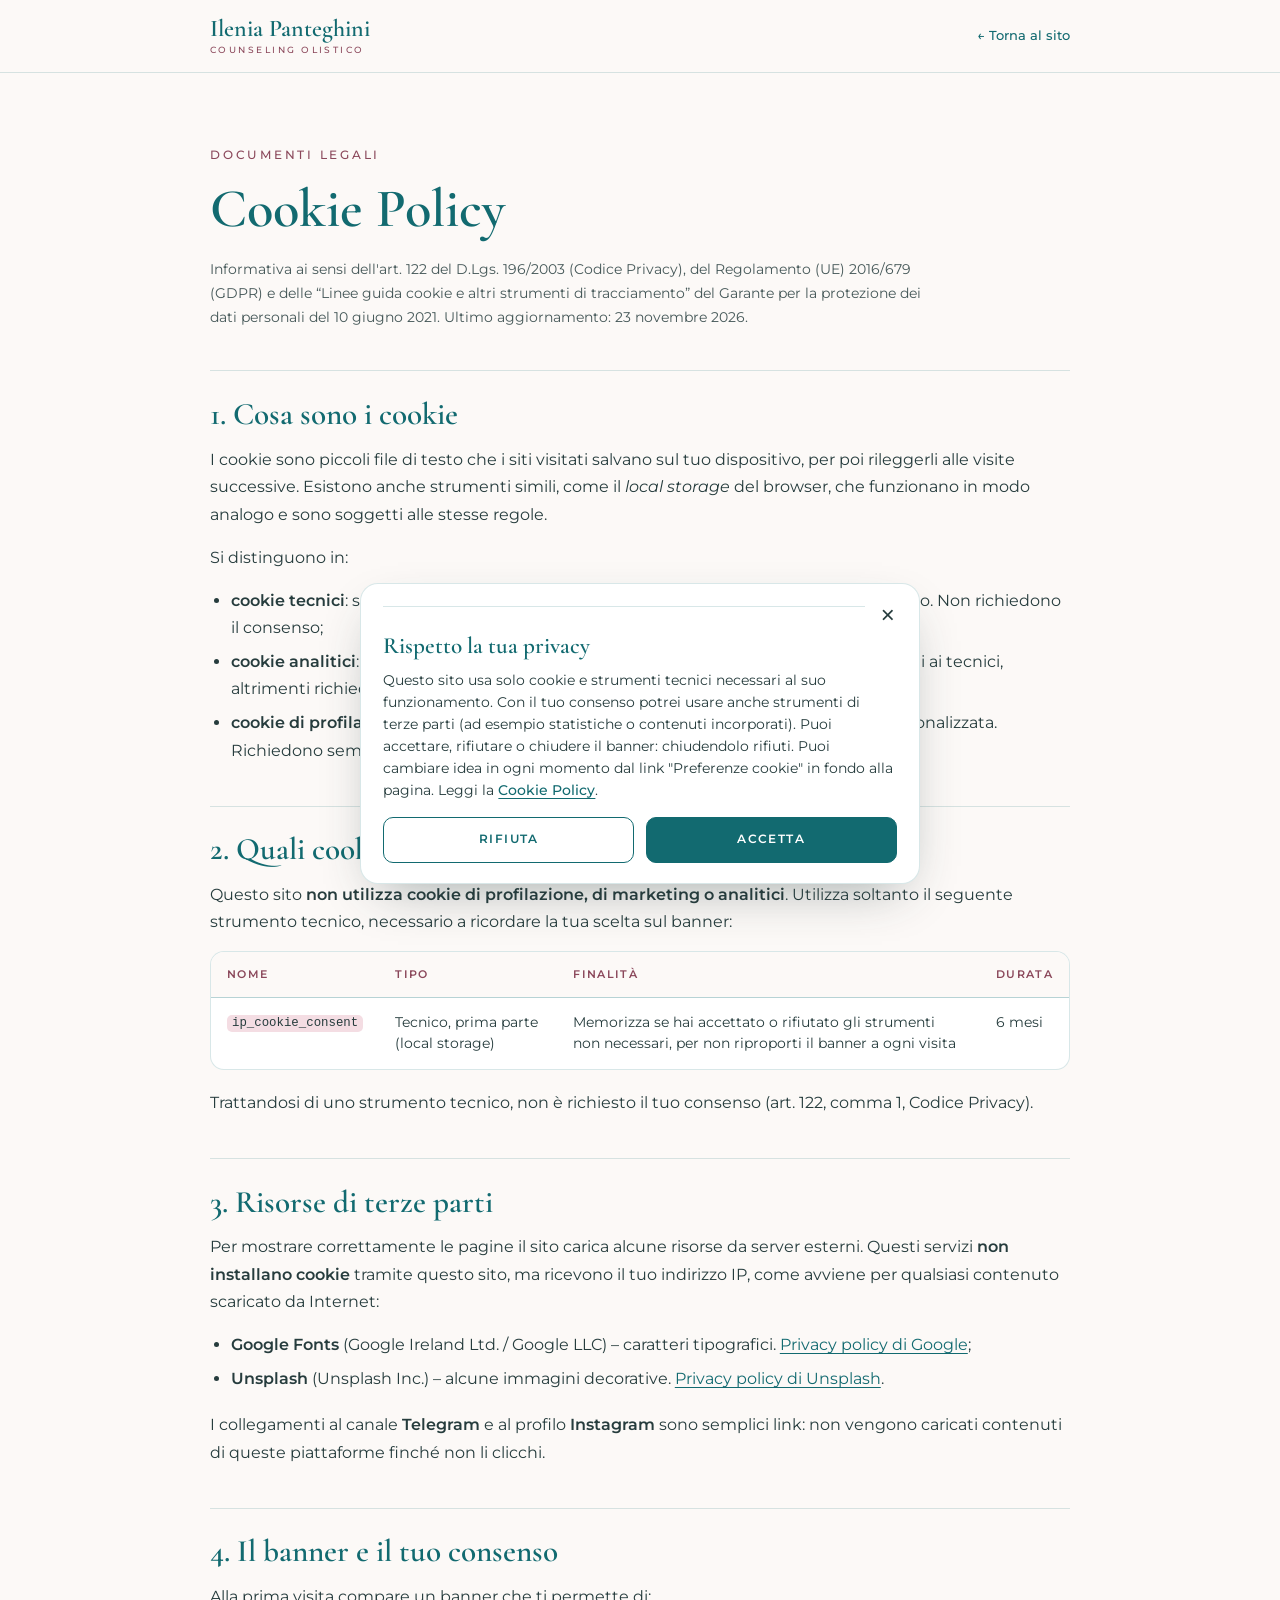
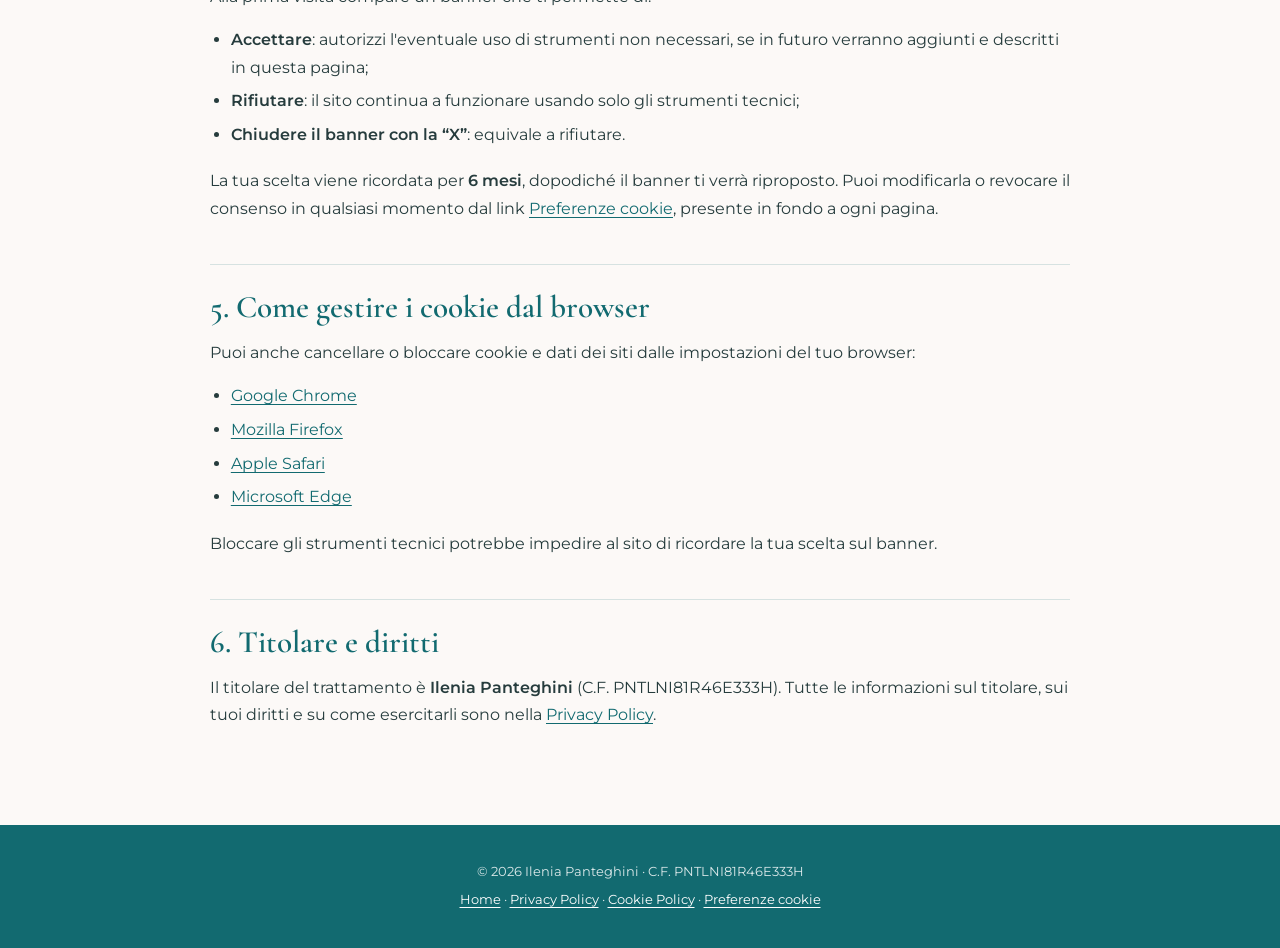
<file: cookie-policy.html>
<!doctype html>
<html lang="it">
<head>
<meta charset="utf-8">
<meta name="viewport" content="width=device-width, initial-scale=1">
<title>Cookie Policy | Ilenia Panteghini</title>
<meta name="description" content="Informativa sull'uso dei cookie e strumenti di tracciamento del sito di Ilenia Panteghini, secondo le Linee guida del Garante Privacy del 10 giugno 2021.">
<meta name="robots" content="noindex, follow">
<meta name="theme-color" content="#126A70">
<link rel="preconnect" href="https://fonts.googleapis.com">
<link rel="preconnect" href="https://fonts.gstatic.com" crossorigin>
<link href="https://fonts.googleapis.com/css2?family=Cormorant+Garamond:wght@600&family=Montserrat:wght@400;500;600&display=swap" rel="stylesheet">
<link rel="stylesheet" href="legal.css">
</head>
<body>
<header class="lg-header">
  <div class="lg-wrap">
    <a class="lg-brand" href="index.html"><span>Ilenia Panteghini</span><small>Counseling olistico</small></a>
    <a class="lg-back" href="index.html">← Torna al sito</a>
  </div>
</header>

<main class="lg-wrap lg-main">
  <span class="lg-eyebrow">Documenti legali</span>
  <h1>Cookie Policy</h1>
  <p class="lg-meta">Informativa ai sensi dell'art. 122 del D.Lgs. 196/2003 (Codice Privacy), del Regolamento (UE) 2016/679 (GDPR) e delle “Linee guida cookie e altri strumenti di tracciamento” del Garante per la protezione dei dati personali del 10 giugno 2021. Ultimo aggiornamento: 23 novembre 2026.</p>

  <h2>1. Cosa sono i cookie</h2>
  <p>I cookie sono piccoli file di testo che i siti visitati salvano sul tuo dispositivo, per poi rileggerli alle visite successive. Esistono anche strumenti simili, come il <em>local storage</em> del browser, che funzionano in modo analogo e sono soggetti alle stesse regole.</p>
  <p>Si distinguono in:</p>
  <ul>
    <li><strong>cookie tecnici</strong>: servono al funzionamento del sito o a fornire un servizio che hai richiesto. Non richiedono il consenso;</li>
    <li><strong>cookie analitici</strong>: raccolgono statistiche sull'uso del sito. Se anonimizzati sono equiparati ai tecnici, altrimenti richiedono il consenso;</li>
    <li><strong>cookie di profilazione e marketing</strong>: servono a creare profili e mostrare pubblicità personalizzata. Richiedono sempre il consenso.</li>
  </ul>

  <h2>2. Quali cookie usa questo sito</h2>
  <p>Questo sito <strong>non utilizza cookie di profilazione, di marketing o analitici</strong>. Utilizza soltanto il seguente strumento tecnico, necessario a ricordare la tua scelta sul banner:</p>
  <div class="lg-table" role="region" aria-label="Strumenti utilizzati" tabindex="0">
    <table>
      <thead><tr><th>Nome</th><th>Tipo</th><th>Finalità</th><th>Durata</th></tr></thead>
      <tbody>
        <tr><td><code>ip_cookie_consent</code></td><td>Tecnico, prima parte (local storage)</td><td>Memorizza se hai accettato o rifiutato gli strumenti non necessari, per non riproporti il banner a ogni visita</td><td>6 mesi</td></tr>
      </tbody>
    </table>
  </div>
  <p>Trattandosi di uno strumento tecnico, non è richiesto il tuo consenso (art. 122, comma 1, Codice Privacy).</p>

  <h2>3. Risorse di terze parti</h2>
  <p>Per mostrare correttamente le pagine il sito carica alcune risorse da server esterni. Questi servizi <strong>non installano cookie</strong> tramite questo sito, ma ricevono il tuo indirizzo IP, come avviene per qualsiasi contenuto scaricato da Internet:</p>
  <ul>
    <li><strong>Google Fonts</strong> (Google Ireland Ltd. / Google LLC) – caratteri tipografici. <a href="https://policies.google.com/privacy?hl=it" target="_blank" rel="noopener">Privacy policy di Google</a>;</li>
    <li><strong>Unsplash</strong> (Unsplash Inc.) – alcune immagini decorative. <a href="https://unsplash.com/privacy" target="_blank" rel="noopener">Privacy policy di Unsplash</a>.</li>
  </ul>
  <p>I collegamenti al canale <strong>Telegram</strong> e al profilo <strong>Instagram</strong> sono semplici link: non vengono caricati contenuti di queste piattaforme finché non li clicchi.</p>

  <h2>4. Il banner e il tuo consenso</h2>
  <p>Alla prima visita compare un banner che ti permette di:</p>
  <ul>
    <li><strong>Accettare</strong>: autorizzi l'eventuale uso di strumenti non necessari, se in futuro verranno aggiunti e descritti in questa pagina;</li>
    <li><strong>Rifiutare</strong>: il sito continua a funzionare usando solo gli strumenti tecnici;</li>
    <li><strong>Chiudere il banner con la “X”</strong>: equivale a rifiutare.</li>
  </ul>
  <p>La tua scelta viene ricordata per <strong>6 mesi</strong>, dopodiché il banner ti verrà riproposto. Puoi modificarla o revocare il consenso in qualsiasi momento dal link <a href="#" data-cookie-prefs>Preferenze cookie</a>, presente in fondo a ogni pagina.</p>

  <h2>5. Come gestire i cookie dal browser</h2>
  <p>Puoi anche cancellare o bloccare cookie e dati dei siti dalle impostazioni del tuo browser:</p>
  <ul>
    <li><a href="https://support.google.com/chrome/answer/95647?hl=it" target="_blank" rel="noopener">Google Chrome</a></li>
    <li><a href="https://support.mozilla.org/it/kb/protezione-antitracciamento-avanzata-firefox-desktop" target="_blank" rel="noopener">Mozilla Firefox</a></li>
    <li><a href="https://support.apple.com/it-it/guide/safari/sfri11471/mac" target="_blank" rel="noopener">Apple Safari</a></li>
    <li><a href="https://support.microsoft.com/it-it/microsoft-edge/eliminare-i-cookie-in-microsoft-edge-63947406-40ac-c3b8-57b9-2a946a29ae09" target="_blank" rel="noopener">Microsoft Edge</a></li>
  </ul>
  <p>Bloccare gli strumenti tecnici potrebbe impedire al sito di ricordare la tua scelta sul banner.</p>

  <h2>6. Titolare e diritti</h2>
  <p>Il titolare del trattamento è <strong>Ilenia Panteghini</strong> (C.F. PNTLNI81R46E333H). Tutte le informazioni sul titolare, sui tuoi diritti e su come esercitarli sono nella <a href="privacy-policy.html">Privacy Policy</a>.</p>
</main>

<footer class="lg-footer">
  <div class="lg-wrap">
    <p>© <span id="year">2026</span> Ilenia Panteghini · C.F. PNTLNI81R46E333H</p>
    <p><a href="index.html">Home</a> · <a href="privacy-policy.html">Privacy Policy</a> · <a href="cookie-policy.html" aria-current="page">Cookie Policy</a> · <a href="#" data-cookie-prefs>Preferenze cookie</a></p>
  </div>
</footer>
<script>document.getElementById('year').textContent=new Date().getFullYear();</script>
<script src="cookie-banner.js" defer></script>
</body>
</html>
</file>
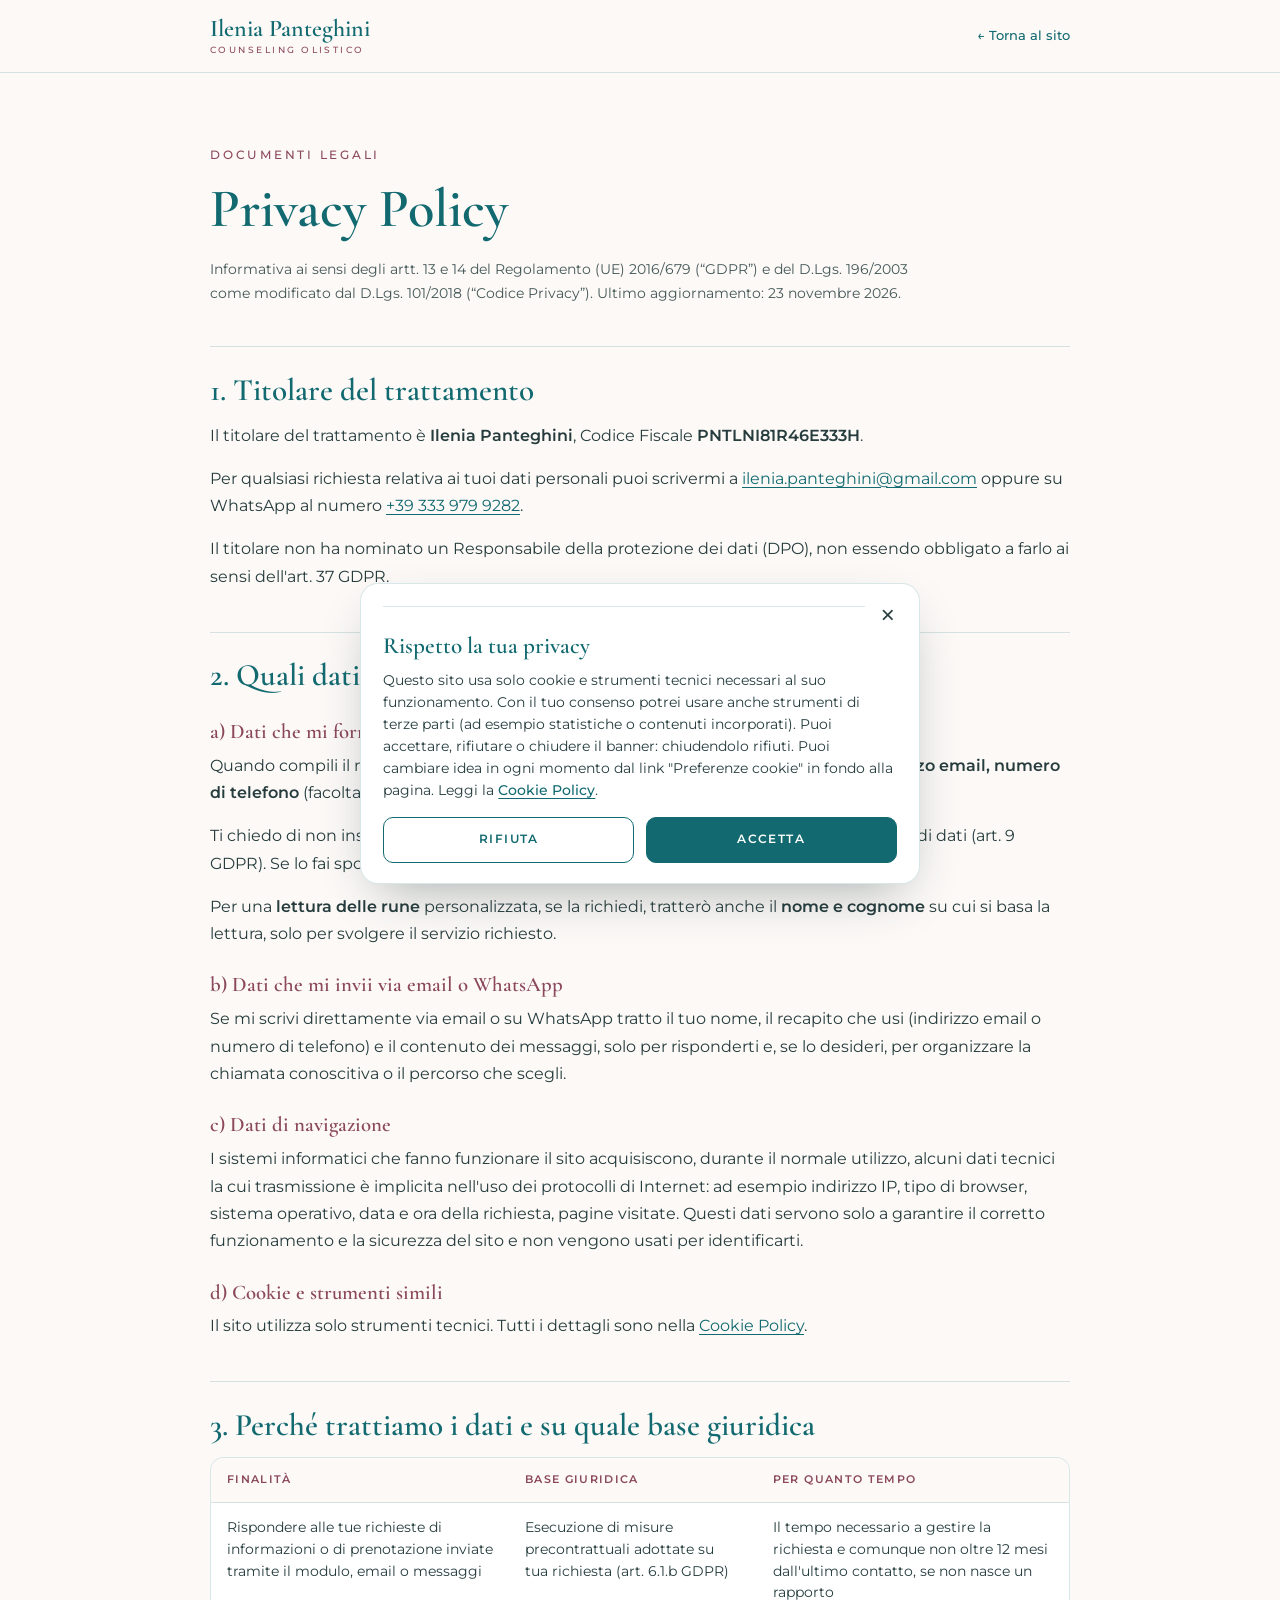
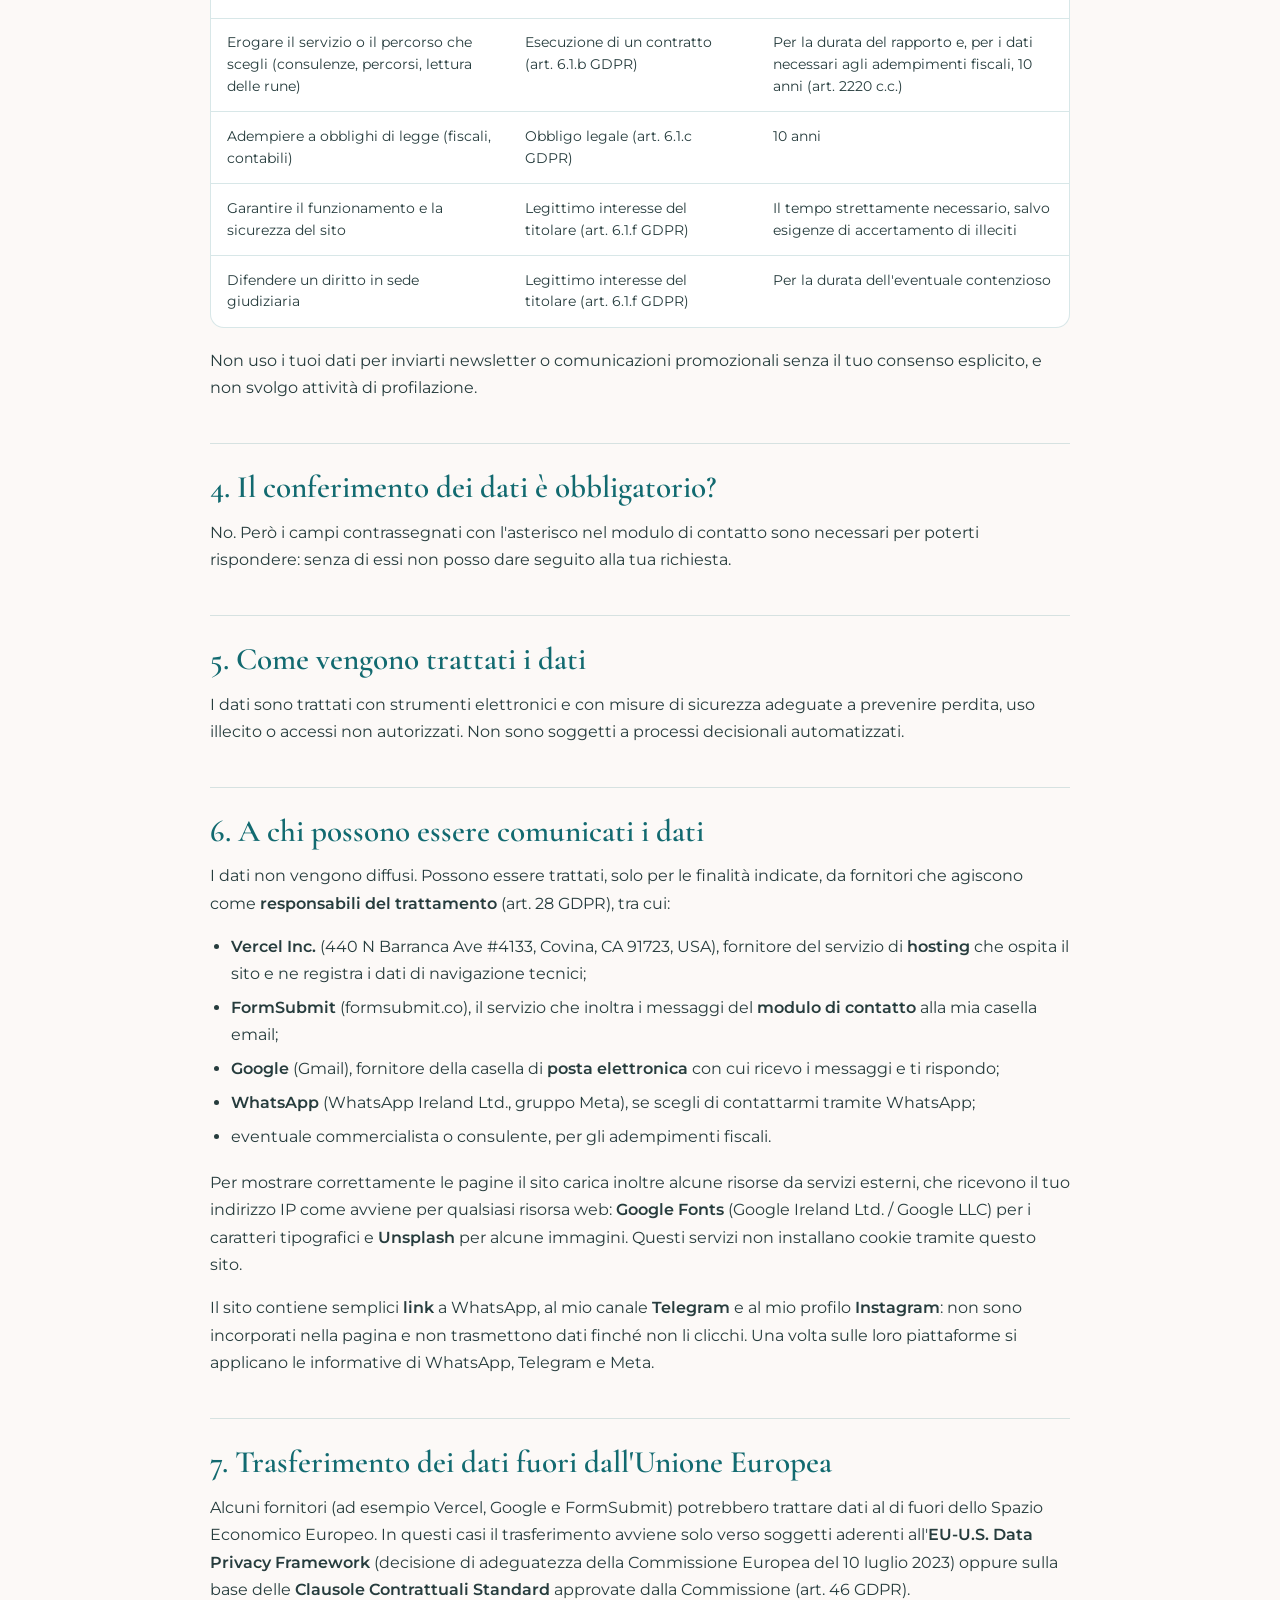
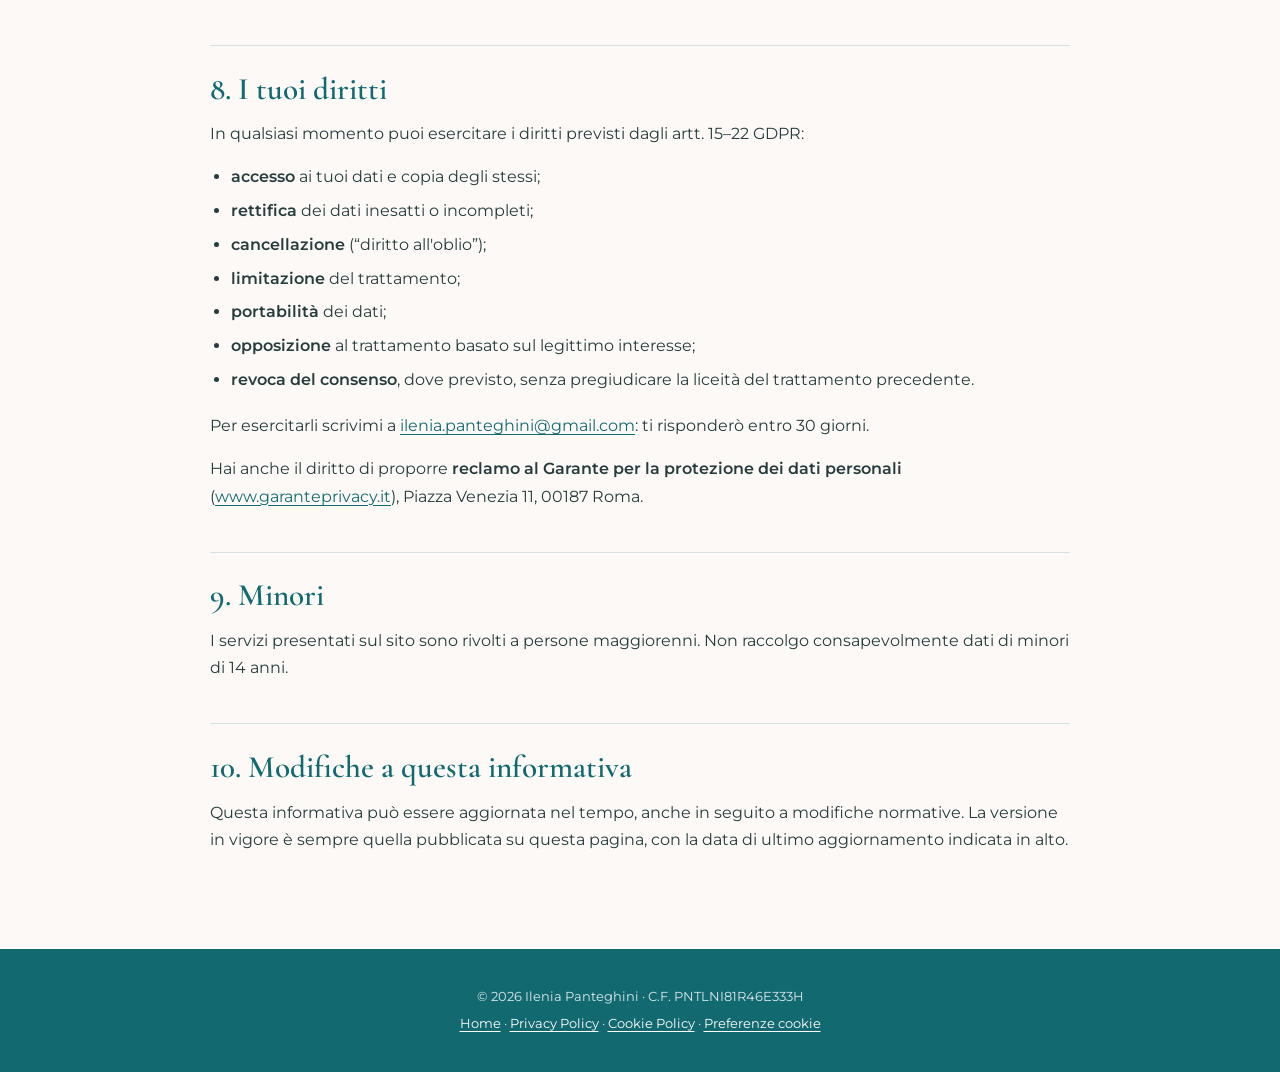
<file: privacy-policy.html>
<!doctype html>
<html lang="it">
<head>
<meta charset="utf-8">
<meta name="viewport" content="width=device-width, initial-scale=1">
<title>Privacy Policy | Ilenia Panteghini</title>
<meta name="description" content="Informativa sul trattamento dei dati personali del sito di Ilenia Panteghini, ai sensi degli artt. 13 e 14 del Regolamento UE 2016/679 (GDPR).">
<meta name="robots" content="noindex, follow">
<meta name="theme-color" content="#126A70">
<link rel="preconnect" href="https://fonts.googleapis.com">
<link rel="preconnect" href="https://fonts.gstatic.com" crossorigin>
<link href="https://fonts.googleapis.com/css2?family=Cormorant+Garamond:wght@600&family=Montserrat:wght@400;500;600&display=swap" rel="stylesheet">
<link rel="stylesheet" href="legal.css">
</head>
<body>
<header class="lg-header">
  <div class="lg-wrap">
    <a class="lg-brand" href="index.html"><span>Ilenia Panteghini</span><small>Counseling olistico</small></a>
    <a class="lg-back" href="index.html">← Torna al sito</a>
  </div>
</header>

<main class="lg-wrap lg-main">
  <span class="lg-eyebrow">Documenti legali</span>
  <h1>Privacy Policy</h1>
  <p class="lg-meta">Informativa ai sensi degli artt. 13 e 14 del Regolamento (UE) 2016/679 (“GDPR”) e del D.Lgs. 196/2003 come modificato dal D.Lgs. 101/2018 (“Codice Privacy”). Ultimo aggiornamento: 23 novembre 2026.</p>

  <h2>1. Titolare del trattamento</h2>
  <p>Il titolare del trattamento è <strong>Ilenia Panteghini</strong>, Codice Fiscale <strong>PNTLNI81R46E333H</strong>.</p>
  <p>Per qualsiasi richiesta relativa ai tuoi dati personali puoi scrivermi a <a href="mailto:ilenia.panteghini@gmail.com">ilenia.panteghini@gmail.com</a> oppure su WhatsApp al numero <a href="https://wa.me/393339799282" target="_blank" rel="noopener">+39 333 979 9282</a>.</p>
  <p>Il titolare non ha nominato un Responsabile della protezione dei dati (DPO), non essendo obbligato a farlo ai sensi dell'art. 37 GDPR.</p>

  <h2>2. Quali dati trattiamo</h2>
  <h3>a) Dati che mi fornisci tramite il modulo di contatto</h3>
  <p>Quando compili il modulo nella sezione “Contatti” tratto i dati che inserisci: <strong>nome, indirizzo email, numero di telefono</strong> (facoltativo), <strong>argomento della richiesta</strong> e il <strong>contenuto del messaggio</strong>.</p>
  <p>Ti chiedo di non inserire nel messaggio dati relativi alla salute o altre categorie particolari di dati (art. 9 GDPR). Se lo fai spontaneamente, saranno usati soltanto per rispondere alla tua richiesta.</p>
  <p>Per una <strong>lettura delle rune</strong> personalizzata, se la richiedi, tratterò anche il <strong>nome e cognome</strong> su cui si basa la lettura, solo per svolgere il servizio richiesto.</p>
  <h3>b) Dati che mi invii via email o WhatsApp</h3>
  <p>Se mi scrivi direttamente via email o su WhatsApp tratto il tuo nome, il recapito che usi (indirizzo email o numero di telefono) e il contenuto dei messaggi, solo per risponderti e, se lo desideri, per organizzare la chiamata conoscitiva o il percorso che scegli.</p>
  <h3>c) Dati di navigazione</h3>
  <p>I sistemi informatici che fanno funzionare il sito acquisiscono, durante il normale utilizzo, alcuni dati tecnici la cui trasmissione è implicita nell'uso dei protocolli di Internet: ad esempio indirizzo IP, tipo di browser, sistema operativo, data e ora della richiesta, pagine visitate. Questi dati servono solo a garantire il corretto funzionamento e la sicurezza del sito e non vengono usati per identificarti.</p>
  <h3>d) Cookie e strumenti simili</h3>
  <p>Il sito utilizza solo strumenti tecnici. Tutti i dettagli sono nella <a href="cookie-policy.html">Cookie Policy</a>.</p>

  <h2>3. Perché trattiamo i dati e su quale base giuridica</h2>
  <div class="lg-table" role="region" aria-label="Finalità e basi giuridiche" tabindex="0">
    <table>
      <thead><tr><th>Finalità</th><th>Base giuridica</th><th>Per quanto tempo</th></tr></thead>
      <tbody>
        <tr><td>Rispondere alle tue richieste di informazioni o di prenotazione inviate tramite il modulo, email o messaggi</td><td>Esecuzione di misure precontrattuali adottate su tua richiesta (art. 6.1.b GDPR)</td><td>Il tempo necessario a gestire la richiesta e comunque non oltre 12 mesi dall'ultimo contatto, se non nasce un rapporto</td></tr>
        <tr><td>Erogare il servizio o il percorso che scegli (consulenze, percorsi, lettura delle rune)</td><td>Esecuzione di un contratto (art. 6.1.b GDPR)</td><td>Per la durata del rapporto e, per i dati necessari agli adempimenti fiscali, 10 anni (art. 2220 c.c.)</td></tr>
        <tr><td>Adempiere a obblighi di legge (fiscali, contabili)</td><td>Obbligo legale (art. 6.1.c GDPR)</td><td>10 anni</td></tr>
        <tr><td>Garantire il funzionamento e la sicurezza del sito</td><td>Legittimo interesse del titolare (art. 6.1.f GDPR)</td><td>Il tempo strettamente necessario, salvo esigenze di accertamento di illeciti</td></tr>
        <tr><td>Difendere un diritto in sede giudiziaria</td><td>Legittimo interesse del titolare (art. 6.1.f GDPR)</td><td>Per la durata dell'eventuale contenzioso</td></tr>
      </tbody>
    </table>
  </div>
  <p>Non uso i tuoi dati per inviarti newsletter o comunicazioni promozionali senza il tuo consenso esplicito, e non svolgo attività di profilazione.</p>

  <h2>4. Il conferimento dei dati è obbligatorio?</h2>
  <p>No. Però i campi contrassegnati con l'asterisco nel modulo di contatto sono necessari per poterti rispondere: senza di essi non posso dare seguito alla tua richiesta.</p>

  <h2>5. Come vengono trattati i dati</h2>
  <p>I dati sono trattati con strumenti elettronici e con misure di sicurezza adeguate a prevenire perdita, uso illecito o accessi non autorizzati. Non sono soggetti a processi decisionali automatizzati.</p>

  <h2>6. A chi possono essere comunicati i dati</h2>
  <p>I dati non vengono diffusi. Possono essere trattati, solo per le finalità indicate, da fornitori che agiscono come <strong>responsabili del trattamento</strong> (art. 28 GDPR), tra cui:</p>
  <ul>
    <li><strong>Vercel Inc.</strong> (440 N Barranca Ave #4133, Covina, CA 91723, USA), fornitore del servizio di <strong>hosting</strong> che ospita il sito e ne registra i dati di navigazione tecnici;</li>
    <li><strong>FormSubmit</strong> (formsubmit.co), il servizio che inoltra i messaggi del <strong>modulo di contatto</strong> alla mia casella email;</li>
    <li><strong>Google</strong> (Gmail), fornitore della casella di <strong>posta elettronica</strong> con cui ricevo i messaggi e ti rispondo;</li>
    <li><strong>WhatsApp</strong> (WhatsApp Ireland Ltd., gruppo Meta), se scegli di contattarmi tramite WhatsApp;</li>
    <li>eventuale commercialista o consulente, per gli adempimenti fiscali.</li>
  </ul>
  <p>Per mostrare correttamente le pagine il sito carica inoltre alcune risorse da servizi esterni, che ricevono il tuo indirizzo IP come avviene per qualsiasi risorsa web: <strong>Google Fonts</strong> (Google Ireland Ltd. / Google LLC) per i caratteri tipografici e <strong>Unsplash</strong> per alcune immagini. Questi servizi non installano cookie tramite questo sito.</p>
  <p>Il sito contiene semplici <strong>link</strong> a WhatsApp, al mio canale <strong>Telegram</strong> e al mio profilo <strong>Instagram</strong>: non sono incorporati nella pagina e non trasmettono dati finché non li clicchi. Una volta sulle loro piattaforme si applicano le informative di WhatsApp, Telegram e Meta.</p>

  <h2>7. Trasferimento dei dati fuori dall'Unione Europea</h2>
  <p>Alcuni fornitori (ad esempio Vercel, Google e FormSubmit) potrebbero trattare dati al di fuori dello Spazio Economico Europeo. In questi casi il trasferimento avviene solo verso soggetti aderenti all'<strong>EU-U.S. Data Privacy Framework</strong> (decisione di adeguatezza della Commissione Europea del 10 luglio 2023) oppure sulla base delle <strong>Clausole Contrattuali Standard</strong> approvate dalla Commissione (art. 46 GDPR).</p>

  <h2>8. I tuoi diritti</h2>
  <p>In qualsiasi momento puoi esercitare i diritti previsti dagli artt. 15–22 GDPR:</p>
  <ul>
    <li><strong>accesso</strong> ai tuoi dati e copia degli stessi;</li>
    <li><strong>rettifica</strong> dei dati inesatti o incompleti;</li>
    <li><strong>cancellazione</strong> (“diritto all'oblio”);</li>
    <li><strong>limitazione</strong> del trattamento;</li>
    <li><strong>portabilità</strong> dei dati;</li>
    <li><strong>opposizione</strong> al trattamento basato sul legittimo interesse;</li>
    <li><strong>revoca del consenso</strong>, dove previsto, senza pregiudicare la liceità del trattamento precedente.</li>
  </ul>
  <p>Per esercitarli scrivimi a <a href="mailto:ilenia.panteghini@gmail.com">ilenia.panteghini@gmail.com</a>: ti risponderò entro 30 giorni.</p>
  <p>Hai anche il diritto di proporre <strong>reclamo al Garante per la protezione dei dati personali</strong> (<a href="https://www.garanteprivacy.it" target="_blank" rel="noopener">www.garanteprivacy.it</a>), Piazza Venezia 11, 00187 Roma.</p>

  <h2>9. Minori</h2>
  <p>I servizi presentati sul sito sono rivolti a persone maggiorenni. Non raccolgo consapevolmente dati di minori di 14 anni.</p>

  <h2>10. Modifiche a questa informativa</h2>
  <p>Questa informativa può essere aggiornata nel tempo, anche in seguito a modifiche normative. La versione in vigore è sempre quella pubblicata su questa pagina, con la data di ultimo aggiornamento indicata in alto.</p>
</main>

<footer class="lg-footer">
  <div class="lg-wrap">
    <p>© <span id="year">2026</span> Ilenia Panteghini · C.F. PNTLNI81R46E333H</p>
    <p><a href="index.html">Home</a> · <a href="privacy-policy.html" aria-current="page">Privacy Policy</a> · <a href="cookie-policy.html">Cookie Policy</a> · <a href="#" data-cookie-prefs>Preferenze cookie</a></p>
  </div>
</footer>
<script>document.getElementById('year').textContent=new Date().getFullYear();</script>
<script src="cookie-banner.js" defer></script>
</body>
</html>
</file>
<file: legal.css>
/* Stile delle pagine legali (Privacy e Cookie Policy) */
:root{--teal:#126A70;--rose:#D78F9F;--blush:#F4DDE3;--rosewood:#8B485B;--ivory:#FCF9F7;--ink:#263C3D;--line:rgba(18,106,112,.16)}
*,*::before,*::after{box-sizing:border-box}
html{-webkit-text-size-adjust:100%}
body{margin:0;background:var(--ivory);color:var(--ink);font-family:"Montserrat",system-ui,-apple-system,"Segoe UI",sans-serif;font-size:.98rem;line-height:1.75;-webkit-font-smoothing:antialiased}
a{color:var(--teal);text-underline-offset:3px}
:focus-visible{outline:2px solid var(--teal);outline-offset:3px;border-radius:4px}
.lg-wrap{width:min(860px,100% - 32px);margin-inline:auto}
.lg-header{background:var(--ivory);border-bottom:1px solid var(--line);position:sticky;top:0;z-index:10}
.lg-header .lg-wrap{display:flex;align-items:center;justify-content:space-between;gap:1rem;min-height:72px}
.lg-brand{text-decoration:none;color:var(--teal);display:flex;flex-direction:column;line-height:1}
.lg-brand span{font-family:"Cormorant Garamond",Georgia,serif;font-weight:600;font-size:1.5rem}
.lg-brand small{font-size:.55rem;font-weight:500;letter-spacing:.28em;text-transform:uppercase;color:var(--rosewood);margin-top:.35rem}
.lg-back{font-size:.8rem;font-weight:500;text-decoration:none;white-space:nowrap}
.lg-back:hover{text-decoration:underline}
.lg-main{padding:clamp(2.5rem,7vw,4.5rem) 0 clamp(3rem,8vw,5rem)}
.lg-eyebrow{display:block;font-size:.72rem;font-weight:500;letter-spacing:.24em;text-transform:uppercase;color:var(--rosewood);margin-bottom:.8rem}
h1,h2,h3{font-family:"Cormorant Garamond",Georgia,serif;font-weight:600;color:var(--teal);line-height:1.15;margin:0}
h1{font-size:clamp(2.4rem,6vw,3.4rem);margin-bottom:1rem}
h2{font-size:clamp(1.55rem,3.4vw,1.95rem);margin:2.6rem 0 .8rem;padding-top:1.6rem;border-top:1px solid var(--line)}
h3{font-size:1.3rem;margin:1.6rem 0 .5rem;color:var(--rosewood)}
p{margin:0 0 1em}
ul{margin:0 0 1.2em;padding-left:1.3rem}
li{margin-bottom:.4em}
strong{font-weight:600}
code{font-size:.88em;background:var(--blush);padding:.1em .4em;border-radius:5px}
mark{background:#FFF1B8;color:var(--ink);padding:0 .25em;border-radius:3px}
.lg-meta{font-size:.86rem;opacity:.85;max-width:720px}
.lg-table{overflow-x:auto;margin:0 0 1.2rem;border:1px solid var(--line);border-radius:14px;background:#fff}
table{width:100%;border-collapse:collapse;font-size:.88rem;line-height:1.55;min-width:560px}
th,td{text-align:left;vertical-align:top;padding:.85rem 1rem;border-bottom:1px solid var(--line)}
th{font-size:.7rem;font-weight:600;letter-spacing:.12em;text-transform:uppercase;color:var(--rosewood);background:var(--ivory)}
tr:last-child td{border-bottom:0}
.lg-footer{background:var(--teal);color:rgba(255,255,255,.85);padding:2rem 0;text-align:center;font-size:.8rem}
.lg-footer p{margin:.3rem 0}
.lg-footer a{color:#fff}
</file>
